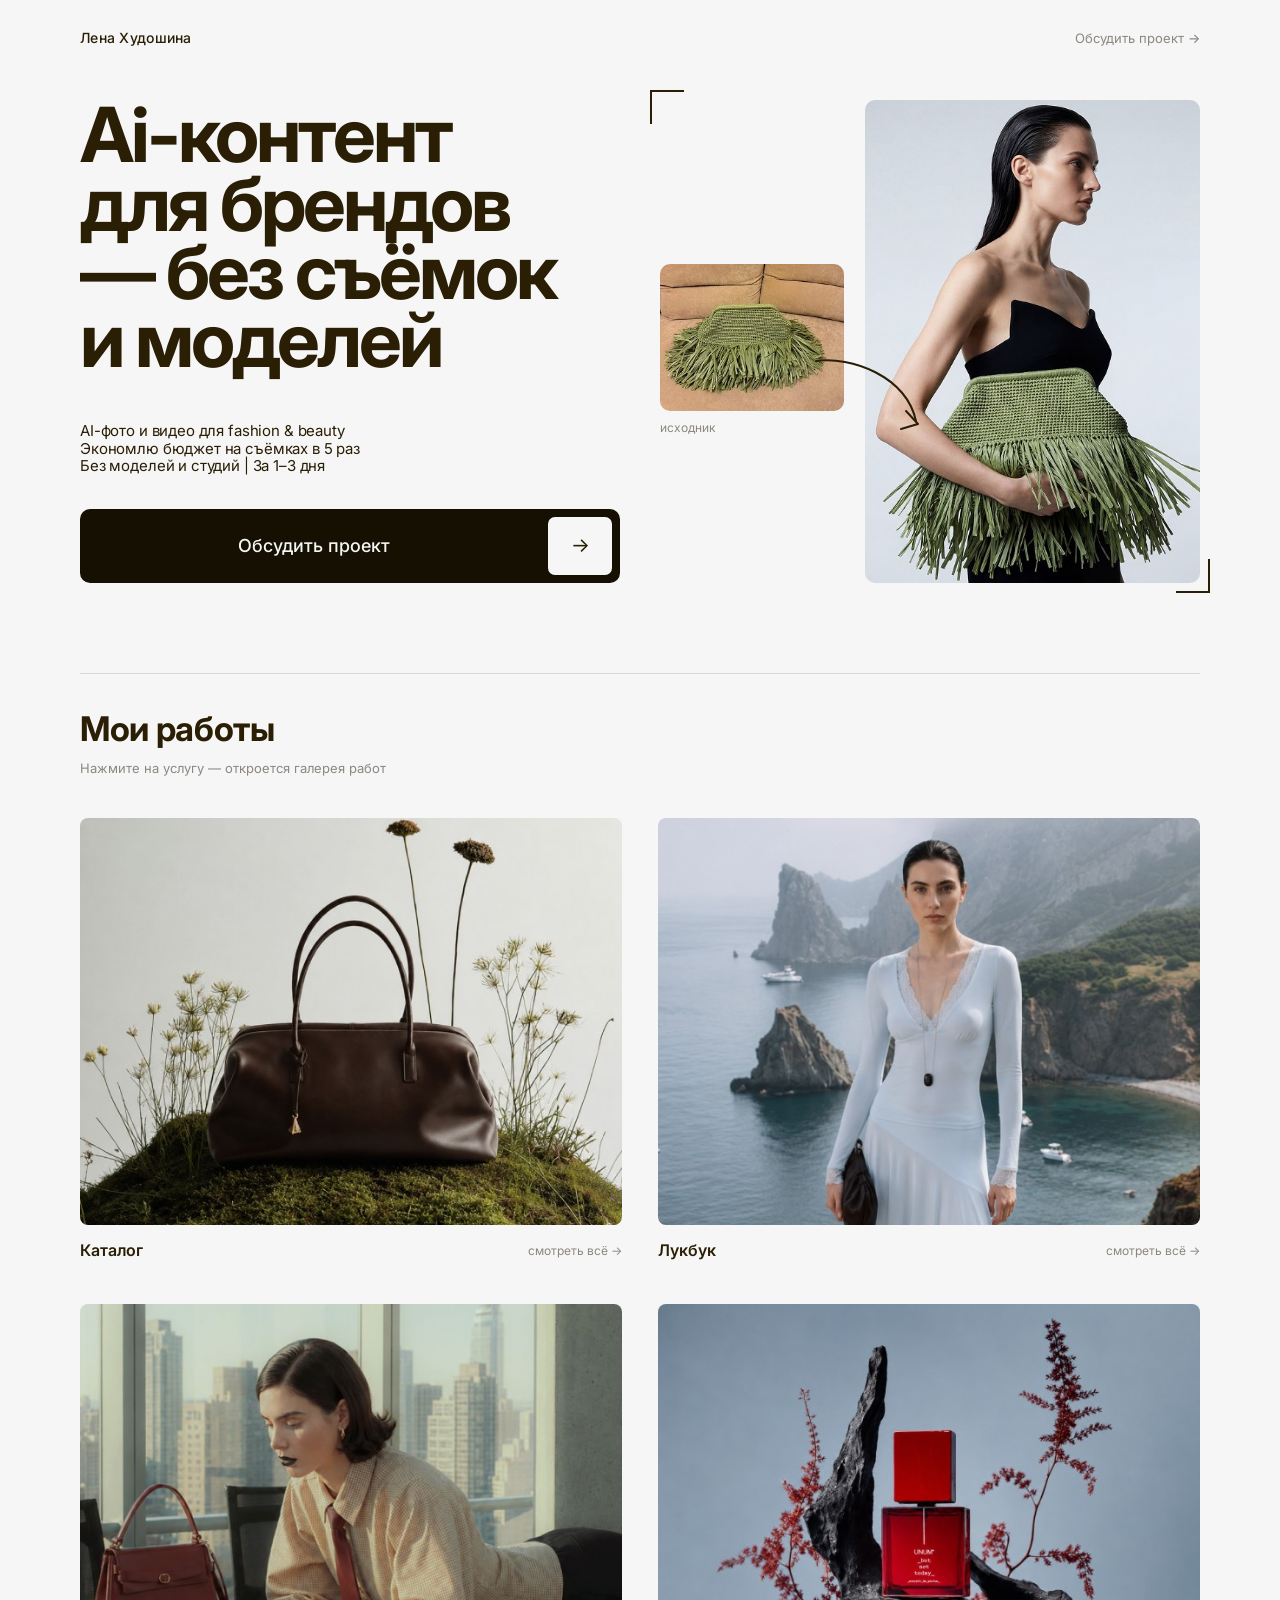
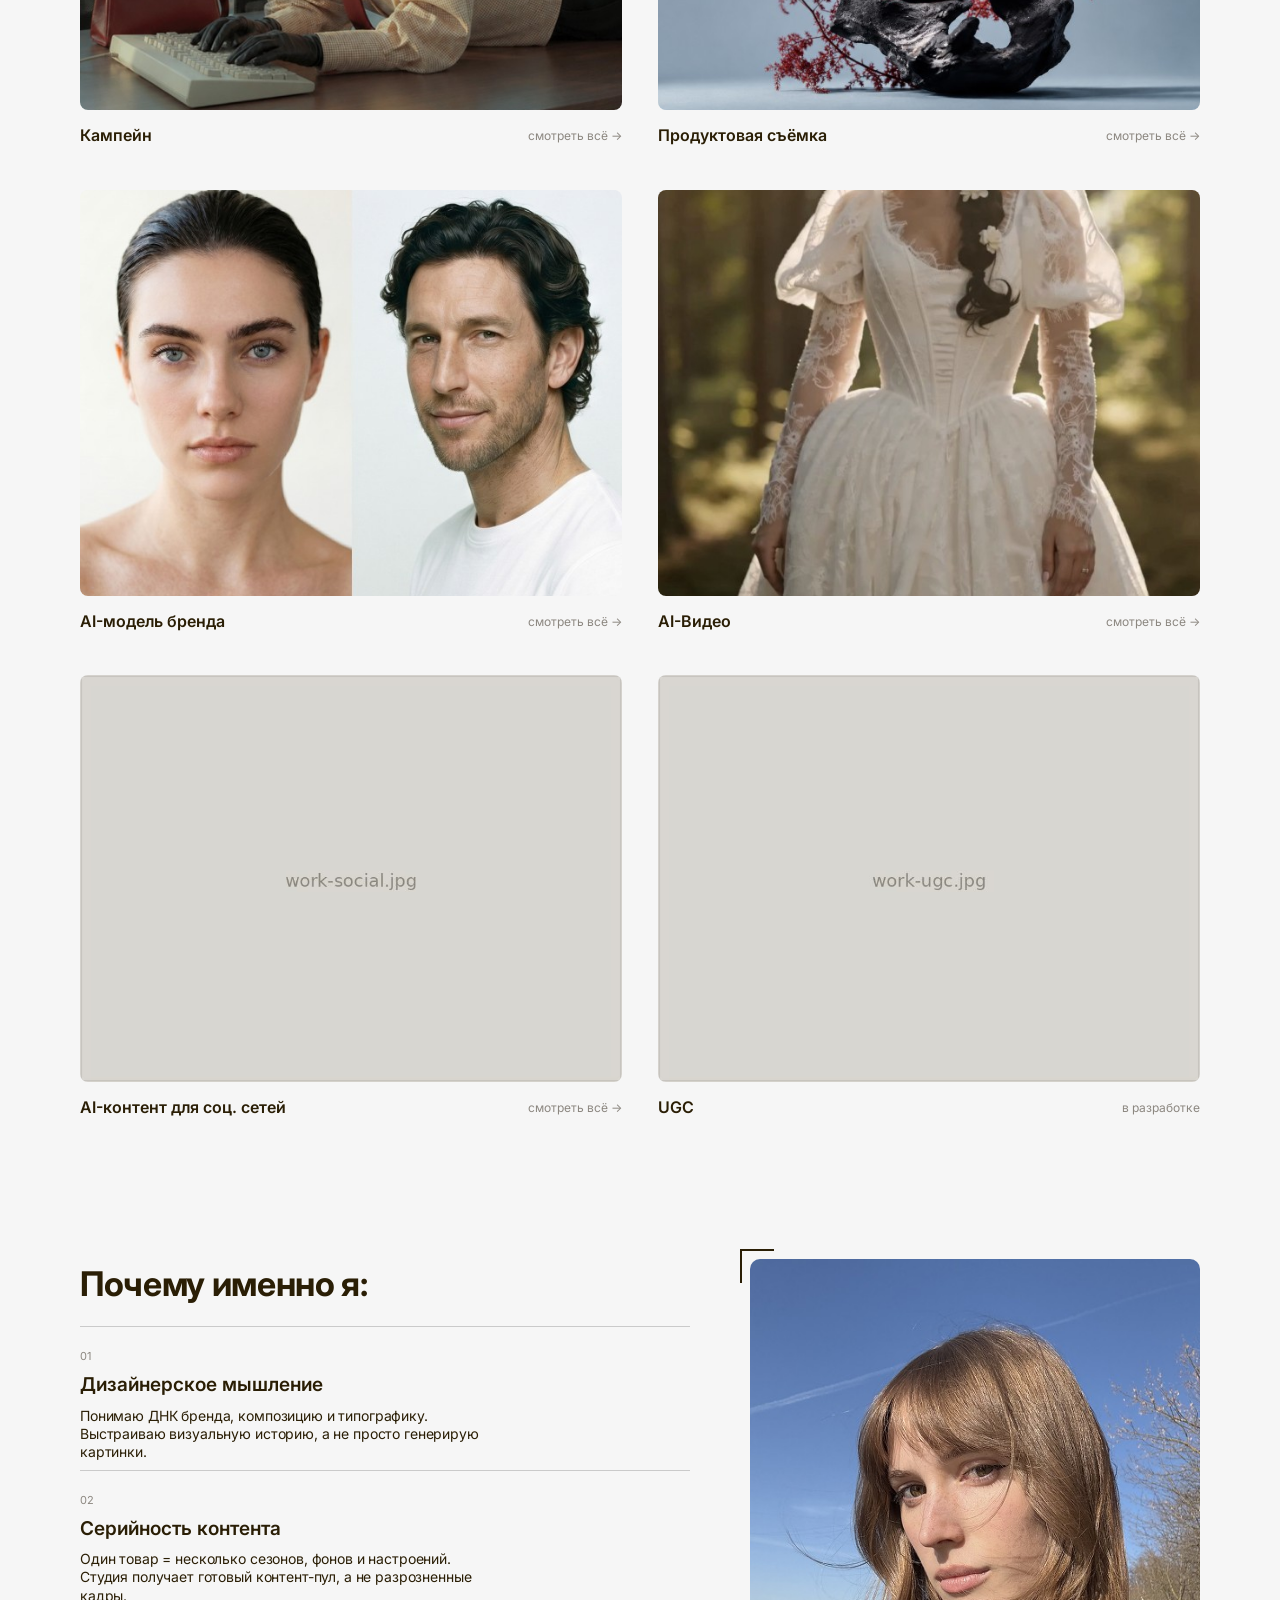
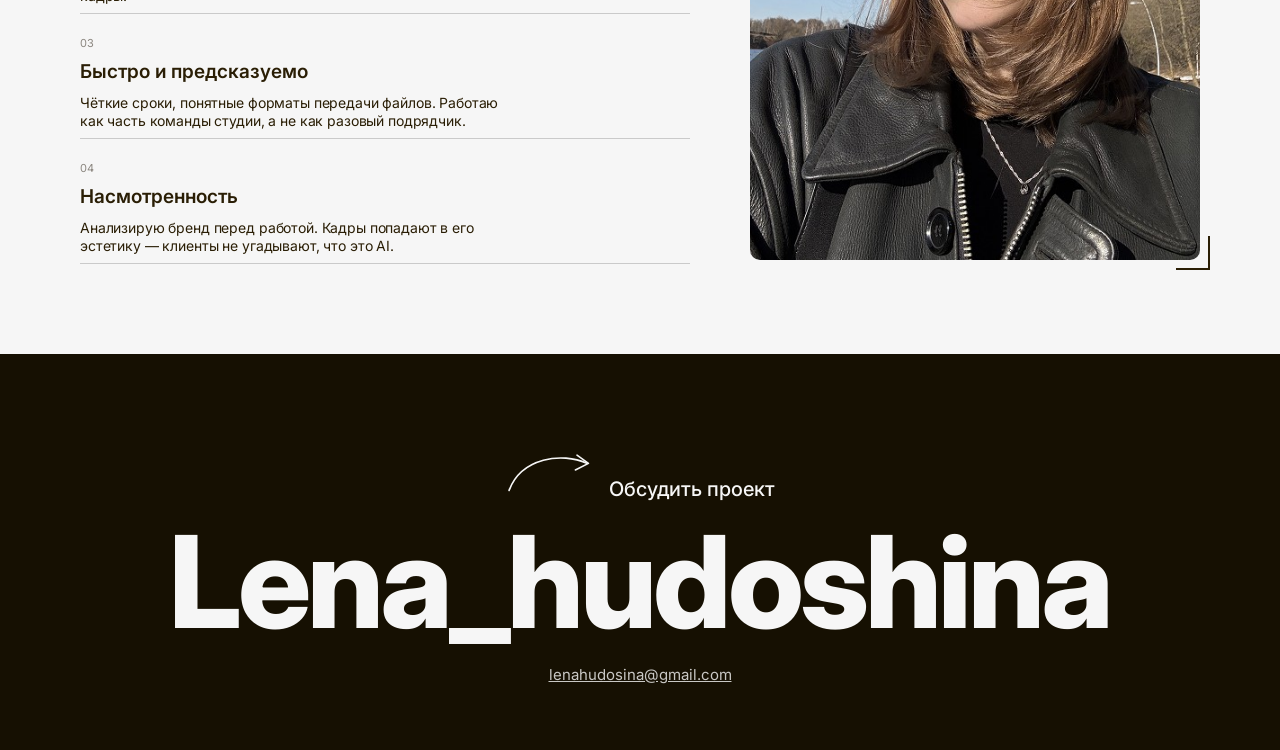
<file: index.html>
<!DOCTYPE html>
<html lang="ru">
<head>
<meta charset="UTF-8" />
<meta name="viewport" content="width=device-width, initial-scale=1.0" />
<title>Лена Худошина — AI-контент для брендов</title>
<meta name="description" content="AI-фото и видео для fashion & beauty брендов — без съёмок и моделей." />
<link rel="preconnect" href="https://fonts.googleapis.com" />
<link rel="preconnect" href="https://fonts.gstatic.com" crossorigin />
<link href="https://fonts.googleapis.com/css2?family=Inter:wght@400;500;600;700;800&display=swap" rel="stylesheet" />
<link rel="stylesheet" href="styles.css" />
</head>
<body>
<div class="wrap">

<!-- Header -->
<header class="site-header">
<div class="logo">Лена Худошина</div>
<a href="https://t.me/lena_hudoshinaa" target="_blank" rel="noopener" class="nav-link">Обсудить<span class="np"> проект</span> <span class="arr">→</span></a>
</header>

<!-- Hero -->
<section class="hero">
<h1 class="hero-title">Ai-контент<br />для брендов<br />— без съёмок<br />и моделей</h1>

<figure class="hero-media">
<span class="bracket bracket-tl"></span>
<span class="bracket bracket-br"></span>
<img class="hero-main" src="hero-main.jpg" alt="AI-фото модели" />
<figure class="source">
<img src="hero-source.jpg" alt="Исходник" />
<figcaption>исходник</figcaption>
</figure>
<svg class="hero-arrow" viewBox="0 0 120 90" fill="none" aria-hidden="true">
<path d="M5 10 C 40 5, 95 25, 105 70" stroke="currentColor" stroke-width="2" stroke-linecap="round"/>
<path d="M95 60 L107 73 L90 78" stroke="currentColor" stroke-width="2" stroke-linecap="round" stroke-linejoin="round"/>
</svg>
</figure>

<p class="hero-sub">
AI-фото и видео для fashion &amp; beauty<br />
Экономлю бюджет на съёмках в 5 раз<br />
Без моделей и студий | За 1–3 дня
</p>
<a href="https://t.me/lena_hudoshinaa" target="_blank" rel="noopener" class="btn"><span class="btn-label">Обсудить проект</span><span class="btn-arrow">→</span></a>
</section>

<!-- Works -->
<section class="works">
<h2 class="section-title">Мои работы</h2>
<p class="section-note">Нажмите на услугу — откроется галерея работ</p>

<div class="works-grid">
<article class="card"><a class="card-img" href="cases/catalog.html"><img src="work-catalog.jpg" alt="" /></a><div class="card-foot"><span class="card-name">Каталог</span><a href="cases/catalog.html" class="card-link">смотреть всё →</a></div></article>
<article class="card"><a class="card-img" href="cases/lookbook.html"><img src="work-lookbook.jpg" alt="" /></a><div class="card-foot"><span class="card-name">Лукбук</span><a href="cases/lookbook.html" class="card-link">смотреть всё →</a></div></article>
<article class="card"><a class="card-img" href="cases/campaign.html"><img src="work-campaign.jpg" alt="" /></a><div class="card-foot"><span class="card-name">Кампейн</span><a href="cases/campaign.html" class="card-link">смотреть всё →</a></div></article>
<article class="card"><a class="card-img" href="cases/product.html"><img src="work-product.jpg" alt="" /></a><div class="card-foot"><span class="card-name">Продуктовая съёмка</span><a href="cases/product.html" class="card-link">смотреть всё →</a></div></article>
<article class="card"><a class="card-img" href="cases/model.html"><img src="work-model.jpg" alt="" /></a><div class="card-foot"><span class="card-name">AI-модель бренда</span><a href="cases/model.html" class="card-link">смотреть всё →</a></div></article>
<article class="card"><a class="card-img" href="cases/video.html"><img src="work-video.jpg" alt="" /></a><div class="card-foot"><span class="card-name">AI-Видео</span><a href="cases/video.html" class="card-link">смотреть всё →</a></div></article>
<article class="card"><a class="card-img" href="cases/social.html"><img src="work-social.jpg" alt="" /></a><div class="card-foot"><span class="card-name">AI-контент для соц. сетей</span><a href="cases/social.html" class="card-link">смотреть всё →</a></div></article>
<article class="card"><a class="card-img" href="cases/ugc.html"><img src="work-ugc.jpg" alt="" /></a><div class="card-foot"><span class="card-name">UGC</span><a href="cases/ugc.html" class="card-link">в разработке</a></div></article>
</div>
</section>

<!-- Why me -->
<section class="why">
<div class="why-list">
<h2 class="section-title">Почему именно я:</h2>
<div class="reason">
<span class="num">01</span>
<h3>Дизайнерское мышление</h3>
<p>Понимаю ДНК бренда, композицию и типографику. Выстраиваю визуальную историю, а не просто генерирую картинки.</p>
</div>
<div class="reason">
<span class="num">02</span>
<h3>Серийность контента</h3>
<p>Один товар = несколько сезонов, фонов и настроений. Студия получает готовый контент-пул, а не разрозненные кадры.</p>
</div>
<div class="reason">
<span class="num">03</span>
<h3>Быстро и предсказуемо</h3>
<p>Чёткие сроки, понятные форматы передачи файлов. Работаю как часть команды студии, а не как разовый подрядчик.</p>
</div>
<div class="reason">
<span class="num">04</span>
<h3>Насмотренность</h3>
<p>Анализирую бренд перед работой. Кадры попадают в его эстетику — клиенты не угадывают, что это AI.</p>
</div>
</div>
<figure class="why-media">
<span class="bracket bracket-tl"></span>
<span class="bracket bracket-br"></span>
<img src="about-portrait.jpg" alt="Лена Худошина" />
</figure>
</section>

</div>

<!-- CTA / Footer (full-bleed) -->
<footer class="cta" id="cta">
<div class="cta-inner">
<div class="cta-top">
<svg class="cta-arrow" viewBox="0 0 110 70" fill="none" aria-hidden="true">
<path d="M5 55 C 20 15, 70 8, 100 22" stroke="currentColor" stroke-width="2" stroke-linecap="round"/>
<path d="M88 12 L102 22 L86 30" stroke="currentColor" stroke-width="2" stroke-linecap="round" stroke-linejoin="round"/>
</svg>
<a href="https://t.me/lena_hudoshinaa" target="_blank" rel="noopener" class="cta-text">Обсудить проект</a>
</div>
<div class="wordmark">Lena_hudoshina</div>
<a href="mailto:lenahudosina@gmail.com" class="cta-mail">lenahudosina@gmail.com</a>
</div>
</footer>
</body>
</html>
</file>
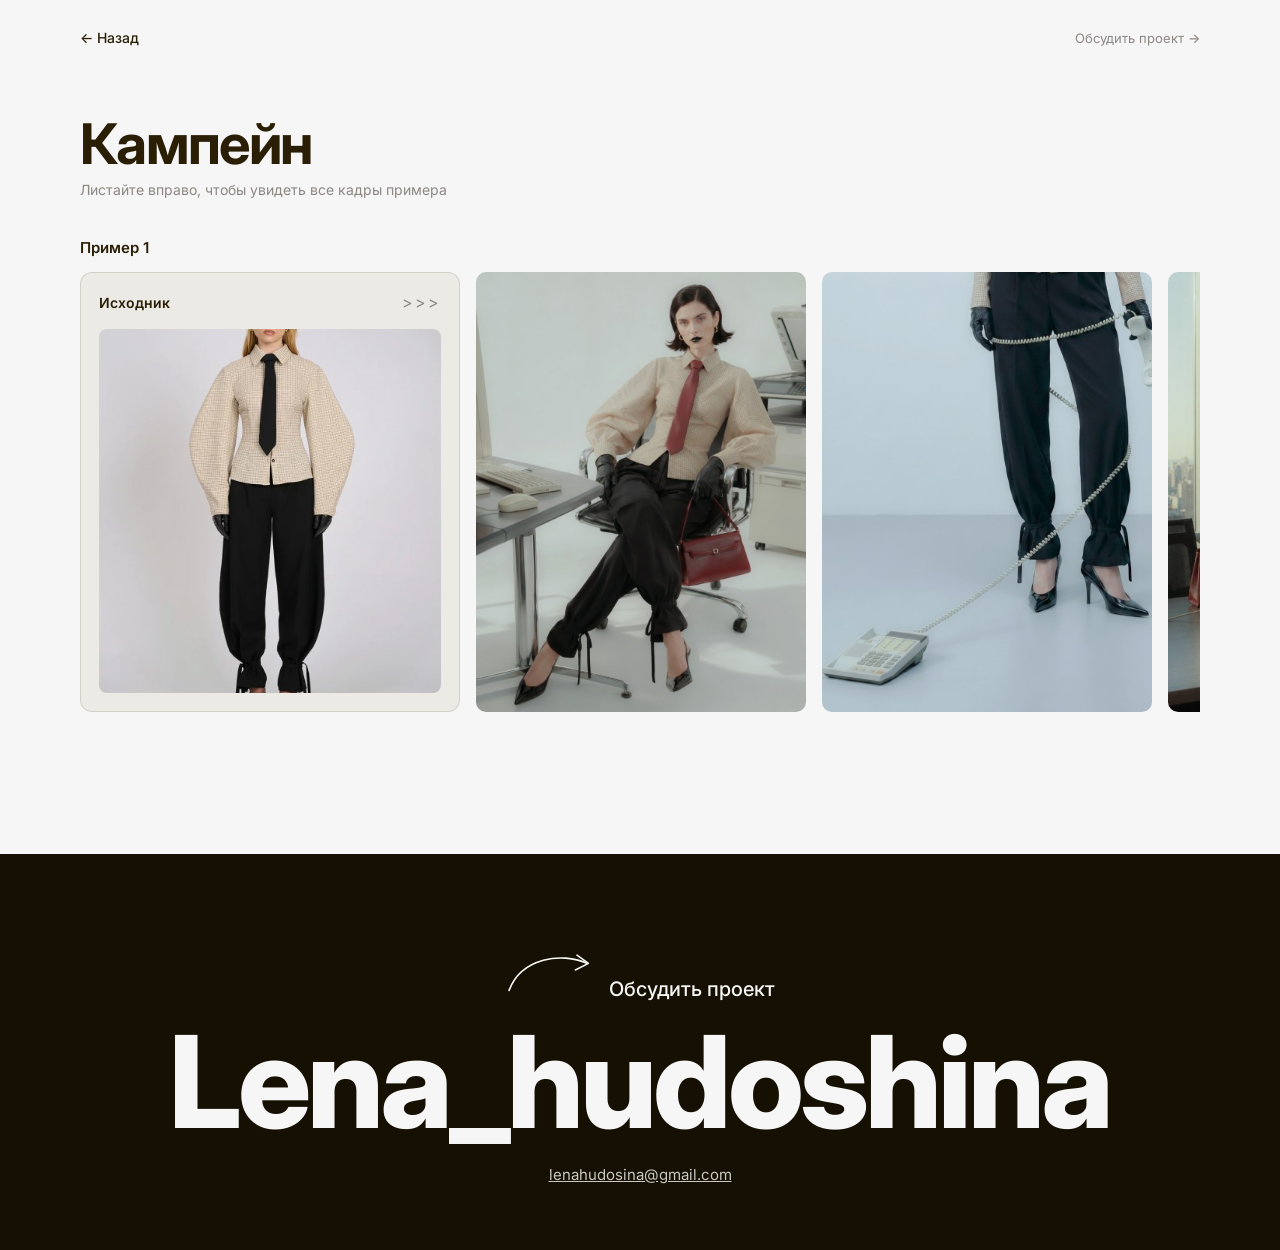
<file: cases/campaign.html>
<!DOCTYPE html>
<html lang="ru">
<head>
<meta charset="UTF-8" />
<meta name="viewport" content="width=device-width, initial-scale=1.0" />
<title>Имиджевый Кампейн — Лена Худошина</title>
<link rel="preconnect" href="https://fonts.googleapis.com" />
<link rel="preconnect" href="https://fonts.gstatic.com" crossorigin />
<link href="https://fonts.googleapis.com/css2?family=Inter:wght@400;500;600;700;800&display=swap" rel="stylesheet" />
<link rel="stylesheet" href="../styles.css" />
</head>
<body>
<div class="wrap">
<header class="site-header">
<a class="back" href="../index.html">← Назад</a>
<a href="https://t.me/lena_hudoshinaa" target="_blank" rel="noopener" class="nav-link">Обсудить<span class="np"> проект</span> <span class="arr">→</span></a>
</header>

<section class="case">
<h1 class="case-title">Кампейн</h1>
<p class="case-sub">Листайте вправо, чтобы увидеть все кадры примера</p>

<div class="example">
<p class="example-name">Пример 1</p>
<div class="scroll-row">
<div class="preview-card">
<div class="pv-top"><span class="pv-label">Исходник</span><span class="pv-hint">&gt;&gt;&gt;</span></div>
<div class="pv-img"><img src="../ex1-source.jpg" alt="" /></div>
</div>
<div class="shot"><img src="../ex1-1.jpg" alt="" /></div>
<div class="shot"><img src="../ex1-2.jpg" alt="" /></div>
<div class="shot"><img src="../ex1-3.jpg" alt="" /></div>
<div class="shot"><img src="../ex1-4.jpg" alt="" /></div>
<div class="shot"><img src="../ex1-5.jpg" alt="" /></div>
<div class="shot"><img src="../ex1-6.jpg" alt="" /></div>
</div>
</div>
</section>
</div>

<footer class="cta" id="cta">
<div class="cta-inner">
<div class="cta-top">
<svg class="cta-arrow" viewBox="0 0 110 70" fill="none" aria-hidden="true">
<path d="M5 55 C 20 15, 70 8, 100 22" stroke="currentColor" stroke-width="2" stroke-linecap="round"/>
<path d="M88 12 L102 22 L86 30" stroke="currentColor" stroke-width="2" stroke-linecap="round" stroke-linejoin="round"/>
</svg>
<a href="https://t.me/lena_hudoshinaa" target="_blank" rel="noopener" class="cta-text">Обсудить проект</a>
</div>
<div class="wordmark">Lena_hudoshina</div>
<a href="mailto:lenahudosina@gmail.com" class="cta-mail">lenahudosina@gmail.com</a>
</div>
</footer>
</body>
</html>
</file>
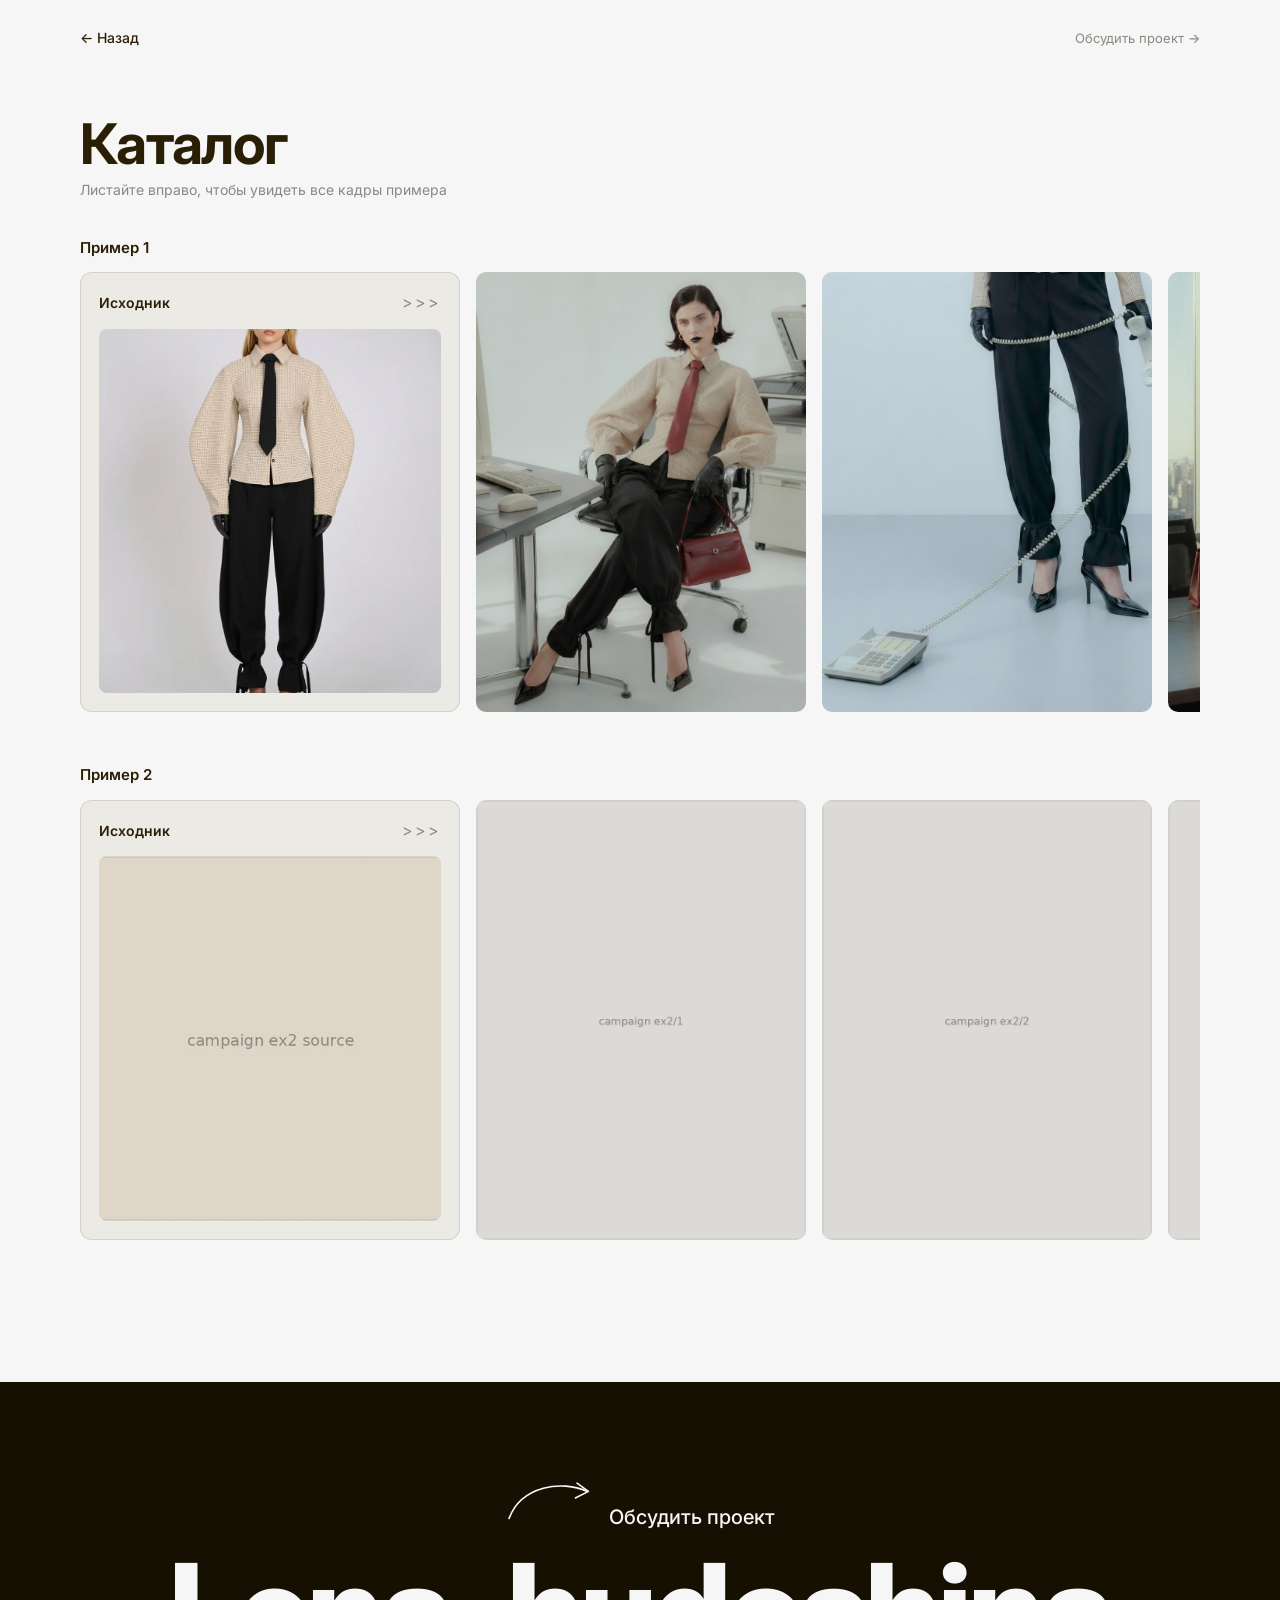
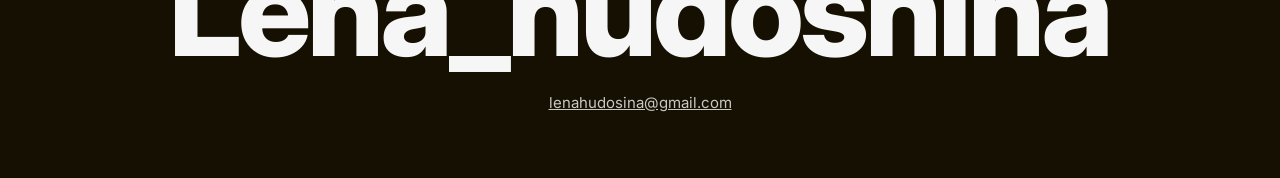
<file: cases/catalog.html>
<!DOCTYPE html>
<html lang="ru">
<head>
<meta charset="UTF-8" />
<meta name="viewport" content="width=device-width, initial-scale=1.0" />
<title>Базовый AI-Каталог — Лена Худошина</title>
<link rel="preconnect" href="https://fonts.googleapis.com" />
<link rel="preconnect" href="https://fonts.gstatic.com" crossorigin />
<link href="https://fonts.googleapis.com/css2?family=Inter:wght@400;500;600;700;800&display=swap" rel="stylesheet" />
<link rel="stylesheet" href="../styles.css" />
</head>
<body>
<div class="wrap">
<header class="site-header">
<a class="back" href="../index.html">← Назад</a>
<a href="https://t.me/lena_hudoshinaa" target="_blank" rel="noopener" class="nav-link">Обсудить<span class="np"> проект</span> <span class="arr">→</span></a>
</header>

<section class="case">
<h1 class="case-title">Каталог</h1>
<p class="case-sub">Листайте вправо, чтобы увидеть все кадры примера</p>

<div class="example">
<p class="example-name">Пример 1</p>
<div class="scroll-row">
<div class="preview-card">
<div class="pv-top"><span class="pv-label">Исходник</span><span class="pv-hint">&gt;&gt;&gt;</span></div>
<div class="pv-img"><img src="../ex1-source.jpg" alt="" /></div>
</div>
<div class="shot"><img src="../ex1-1.jpg" alt="" /></div>
<div class="shot"><img src="../ex1-2.jpg" alt="" /></div>
<div class="shot"><img src="../ex1-3.jpg" alt="" /></div>
<div class="shot"><img src="../ex1-4.jpg" alt="" /></div>
<div class="shot"><img src="../ex1-5.jpg" alt="" /></div>
</div>
</div>

<div class="example">
<p class="example-name">Пример 2</p>
<div class="scroll-row">
<div class="preview-card">
<div class="pv-top"><span class="pv-label">Исходник</span><span class="pv-hint">&gt;&gt;&gt;</span></div>
<div class="pv-img"><img src="../ex2-source.jpg" alt="" /></div>
</div>
<div class="shot"><img src="../ex2-1.jpg" alt="" /></div>
<div class="shot"><img src="../ex2-2.jpg" alt="" /></div>
<div class="shot"><img src="../ex2-3.jpg" alt="" /></div>
<div class="shot"><img src="../ex2-4.jpg" alt="" /></div>
<div class="shot"><img src="../ex2-5.jpg" alt="" /></div>
</div>
</div>
</section>
</div>

<footer class="cta" id="cta">
<div class="cta-inner">
<div class="cta-top">
<svg class="cta-arrow" viewBox="0 0 110 70" fill="none" aria-hidden="true">
<path d="M5 55 C 20 15, 70 8, 100 22" stroke="currentColor" stroke-width="2" stroke-linecap="round"/>
<path d="M88 12 L102 22 L86 30" stroke="currentColor" stroke-width="2" stroke-linecap="round" stroke-linejoin="round"/>
</svg>
<a href="https://t.me/lena_hudoshinaa" target="_blank" rel="noopener" class="cta-text">Обсудить проект</a>
</div>
<div class="wordmark">Lena_hudoshina</div>
<a href="mailto:lenahudosina@gmail.com" class="cta-mail">lenahudosina@gmail.com</a>
</div>
</footer>
</body>
</html>
</file>
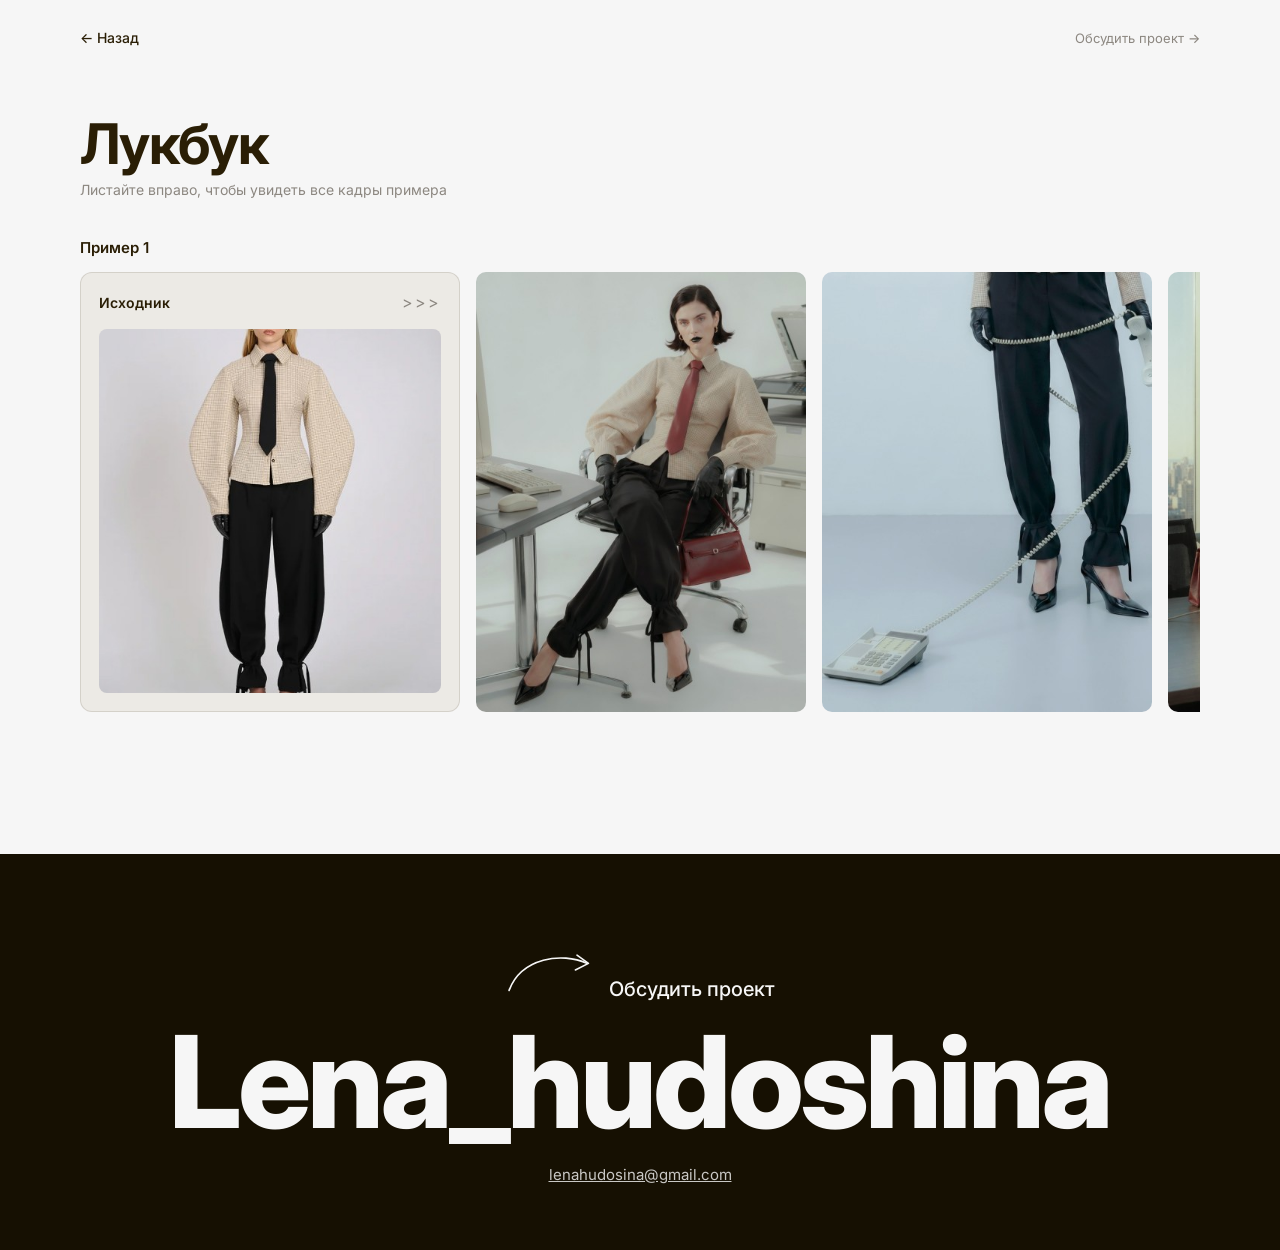
<file: cases/lookbook.html>
<!DOCTYPE html>
<html lang="ru">
<head>
<meta charset="UTF-8" />
<meta name="viewport" content="width=device-width, initial-scale=1.0" />
<title>Стилизованный Лукбук — Лена Худошина</title>
<link rel="preconnect" href="https://fonts.googleapis.com" />
<link rel="preconnect" href="https://fonts.gstatic.com" crossorigin />
<link href="https://fonts.googleapis.com/css2?family=Inter:wght@400;500;600;700;800&display=swap" rel="stylesheet" />
<link rel="stylesheet" href="../styles.css" />
</head>
<body>
<div class="wrap">
<header class="site-header">
<a class="back" href="../index.html">← Назад</a>
<a href="https://t.me/lena_hudoshinaa" target="_blank" rel="noopener" class="nav-link">Обсудить<span class="np"> проект</span> <span class="arr">→</span></a>
</header>

<section class="case">
<h1 class="case-title">Лукбук</h1>
<p class="case-sub">Листайте вправо, чтобы увидеть все кадры примера</p>

<div class="example">
<p class="example-name">Пример 1</p>
<div class="scroll-row">
<div class="preview-card">
<div class="pv-top"><span class="pv-label">Исходник</span><span class="pv-hint">&gt;&gt;&gt;</span></div>
<div class="pv-img"><img src="../ex1-source.jpg" alt="" /></div>
</div>
<div class="shot"><img src="../ex1-1.jpg" alt="" /></div>
<div class="shot"><img src="../ex1-2.jpg" alt="" /></div>
<div class="shot"><img src="../ex1-3.jpg" alt="" /></div>
</div>
</div>
</section>
</div>

<footer class="cta" id="cta">
<div class="cta-inner">
<div class="cta-top">
<svg class="cta-arrow" viewBox="0 0 110 70" fill="none" aria-hidden="true">
<path d="M5 55 C 20 15, 70 8, 100 22" stroke="currentColor" stroke-width="2" stroke-linecap="round"/>
<path d="M88 12 L102 22 L86 30" stroke="currentColor" stroke-width="2" stroke-linecap="round" stroke-linejoin="round"/>
</svg>
<a href="https://t.me/lena_hudoshinaa" target="_blank" rel="noopener" class="cta-text">Обсудить проект</a>
</div>
<div class="wordmark">Lena_hudoshina</div>
<a href="mailto:lenahudosina@gmail.com" class="cta-mail">lenahudosina@gmail.com</a>
</div>
</footer>
</body>
</html>
</file>
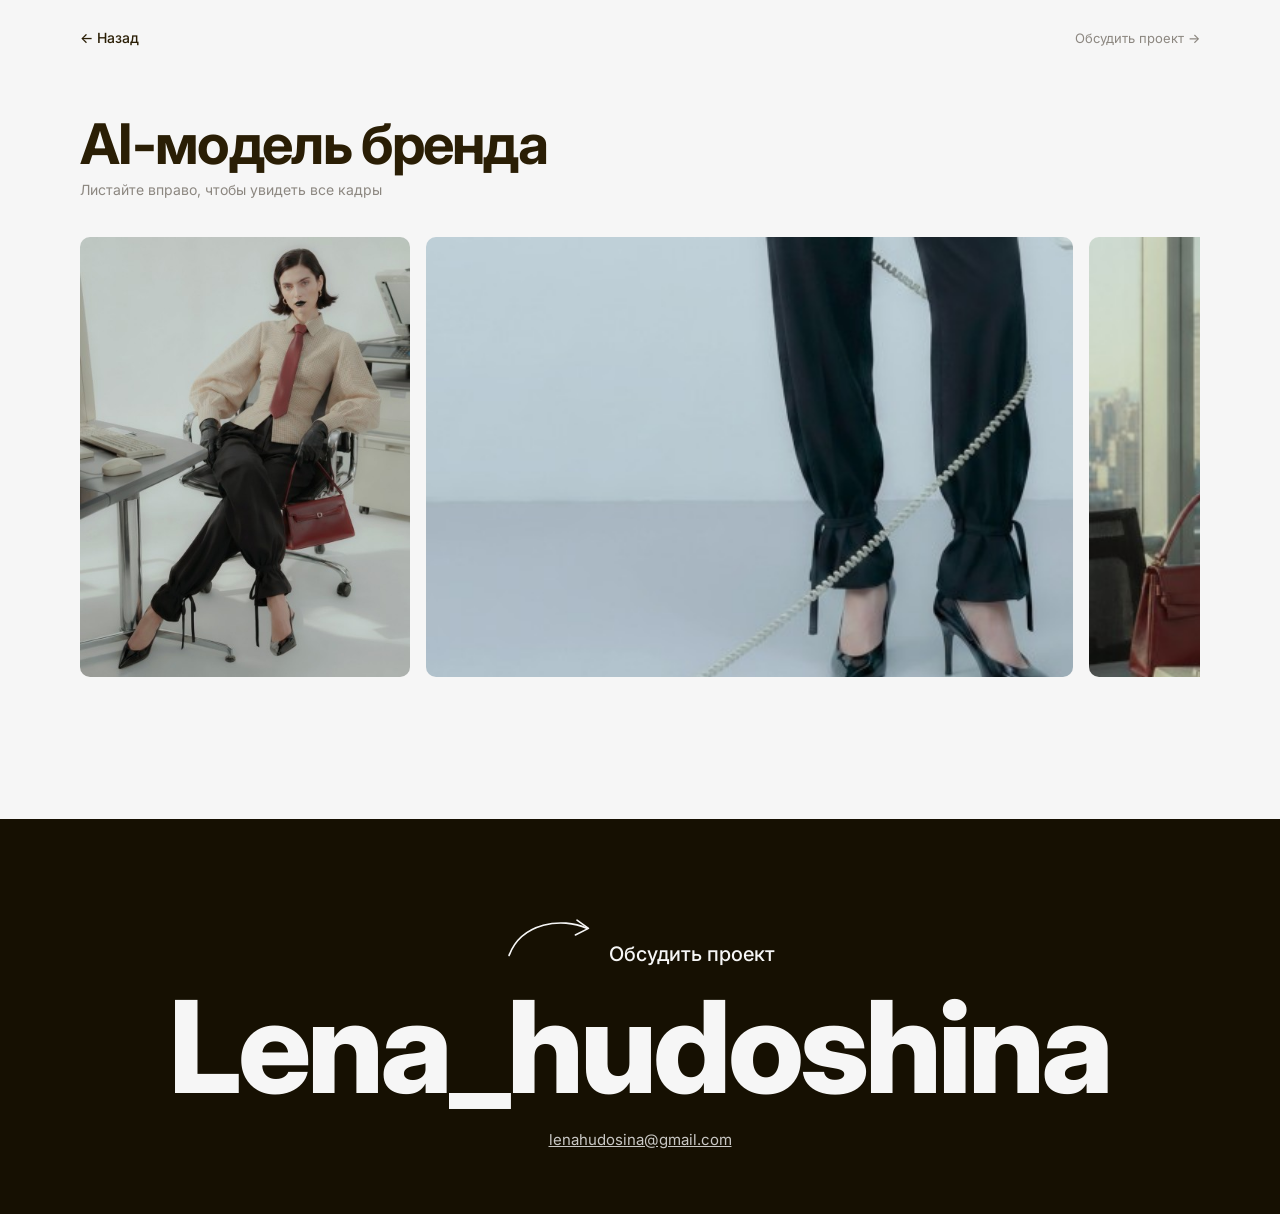
<file: cases/model.html>
<!DOCTYPE html>
<html lang="ru">
<head>
<meta charset="UTF-8" />
<meta name="viewport" content="width=device-width, initial-scale=1.0" />
<title>AI-модель бренда — Лена Худошина</title>
<link rel="preconnect" href="https://fonts.googleapis.com" />
<link rel="preconnect" href="https://fonts.gstatic.com" crossorigin />
<link href="https://fonts.googleapis.com/css2?family=Inter:wght@400;500;600;700;800&display=swap" rel="stylesheet" />
<link rel="stylesheet" href="../styles.css" />
</head>
<body>
<div class="wrap">
<header class="site-header">
<a class="back" href="../index.html">← Назад</a>
<a href="https://t.me/lena_hudoshinaa" target="_blank" rel="noopener" class="nav-link">Обсудить<span class="np"> проект</span> <span class="arr">→</span></a>
</header>

<section class="case">
<h1 class="case-title">AI-модель бренда</h1>
<p class="case-sub">Листайте вправо, чтобы увидеть все кадры</p>

<div class="example">
<div class="scroll-row">
<div class="shot"><img src="../ex1-1.jpg" alt="" /></div>
<div class="shot wide"><img src="../ex1-2.jpg" alt="" /></div>
<div class="shot wide"><img src="../ex1-3.jpg" alt="" /></div>
</div>
</div>
</section>
</div>

<footer class="cta" id="cta">
<div class="cta-inner">
<div class="cta-top">
<svg class="cta-arrow" viewBox="0 0 110 70" fill="none" aria-hidden="true">
<path d="M5 55 C 20 15, 70 8, 100 22" stroke="currentColor" stroke-width="2" stroke-linecap="round"/>
<path d="M88 12 L102 22 L86 30" stroke="currentColor" stroke-width="2" stroke-linecap="round" stroke-linejoin="round"/>
</svg>
<a href="https://t.me/lena_hudoshinaa" target="_blank" rel="noopener" class="cta-text">Обсудить проект</a>
</div>
<div class="wordmark">Lena_hudoshina</div>
<a href="mailto:lenahudosina@gmail.com" class="cta-mail">lenahudosina@gmail.com</a>
</div>
</footer>
</body>
</html>
</file>
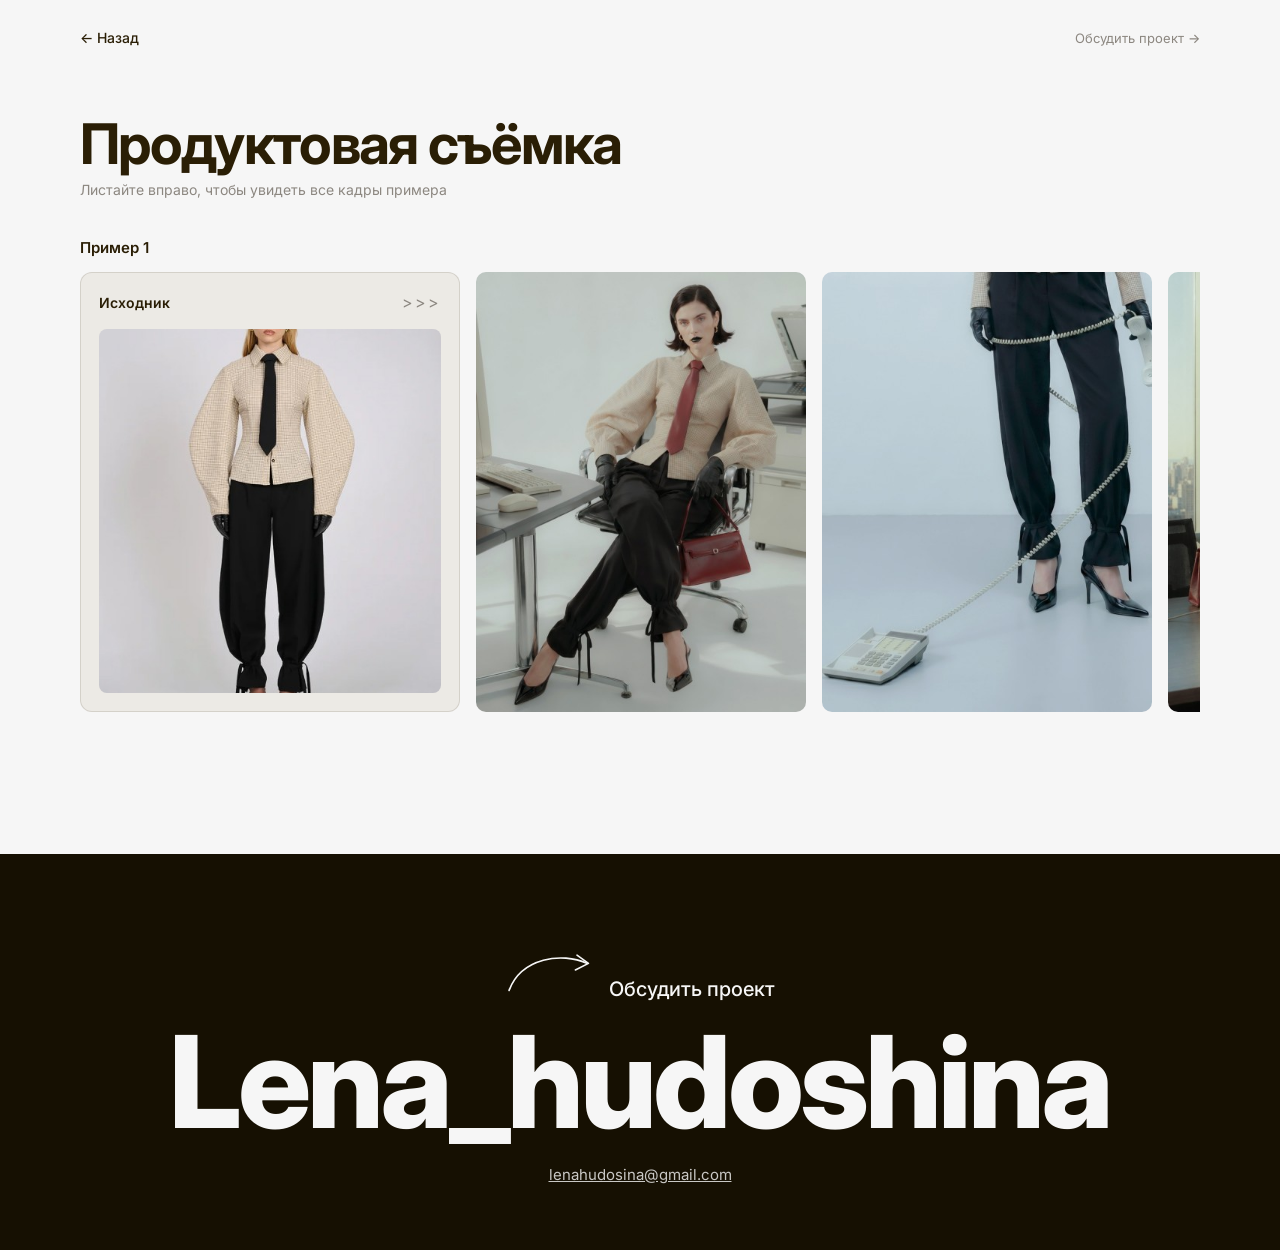
<file: cases/product.html>
<!DOCTYPE html>
<html lang="ru">
<head>
<meta charset="UTF-8" />
<meta name="viewport" content="width=device-width, initial-scale=1.0" />
<title>Продуктовая съёмка — Лена Худошина</title>
<link rel="preconnect" href="https://fonts.googleapis.com" />
<link rel="preconnect" href="https://fonts.gstatic.com" crossorigin />
<link href="https://fonts.googleapis.com/css2?family=Inter:wght@400;500;600;700;800&display=swap" rel="stylesheet" />
<link rel="stylesheet" href="../styles.css" />
</head>
<body>
<div class="wrap">
<header class="site-header">
<a class="back" href="../index.html">← Назад</a>
<a href="https://t.me/lena_hudoshinaa" target="_blank" rel="noopener" class="nav-link">Обсудить<span class="np"> проект</span> <span class="arr">→</span></a>
</header>

<section class="case">
<h1 class="case-title">Продуктовая съёмка</h1>
<p class="case-sub">Листайте вправо, чтобы увидеть все кадры примера</p>

<div class="example">
<p class="example-name">Пример 1</p>
<div class="scroll-row">
<div class="preview-card">
<div class="pv-top"><span class="pv-label">Исходник</span><span class="pv-hint">&gt;&gt;&gt;</span></div>
<div class="pv-img"><img src="../ex1-source.jpg" alt="" /></div>
</div>
<div class="shot"><img src="../ex1-1.jpg" alt="" /></div>
<div class="shot"><img src="../ex1-2.jpg" alt="" /></div>
<div class="shot"><img src="../ex1-3.jpg" alt="" /></div>
</div>
</div>
</section>
</div>

<footer class="cta" id="cta">
<div class="cta-inner">
<div class="cta-top">
<svg class="cta-arrow" viewBox="0 0 110 70" fill="none" aria-hidden="true">
<path d="M5 55 C 20 15, 70 8, 100 22" stroke="currentColor" stroke-width="2" stroke-linecap="round"/>
<path d="M88 12 L102 22 L86 30" stroke="currentColor" stroke-width="2" stroke-linecap="round" stroke-linejoin="round"/>
</svg>
<a href="https://t.me/lena_hudoshinaa" target="_blank" rel="noopener" class="cta-text">Обсудить проект</a>
</div>
<div class="wordmark">Lena_hudoshina</div>
<a href="mailto:lenahudosina@gmail.com" class="cta-mail">lenahudosina@gmail.com</a>
</div>
</footer>
</body>
</html>
</file>
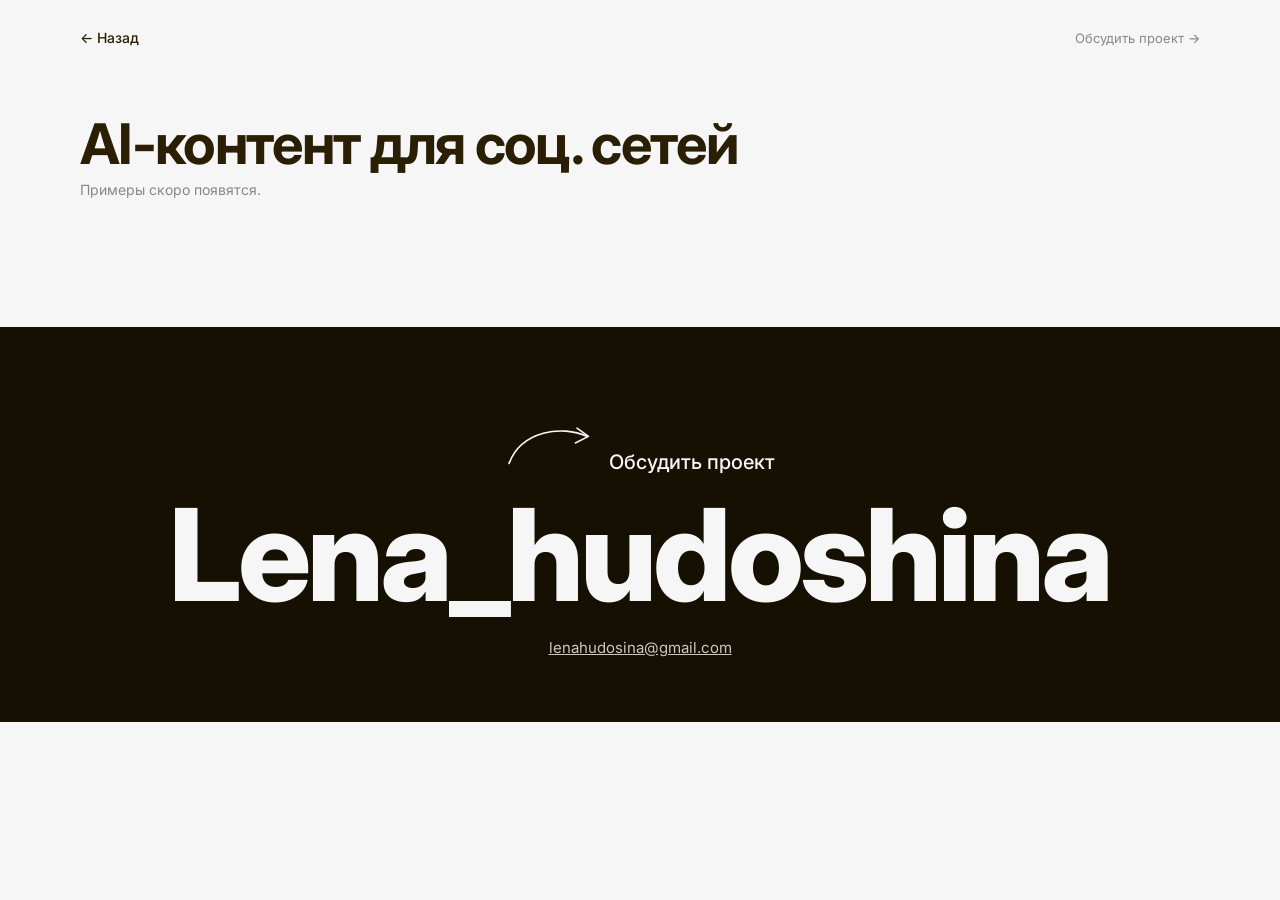
<file: cases/social.html>
<!DOCTYPE html>
<html lang="ru">
<head>
  <meta charset="UTF-8" />
  <meta name="viewport" content="width=device-width, initial-scale=1.0" />
  <title>AI-контент для соц. сетей — Лена Худошина</title>
  <link rel="preconnect" href="https://fonts.googleapis.com" />
  <link rel="preconnect" href="https://fonts.gstatic.com" crossorigin />
  <link href="https://fonts.googleapis.com/css2?family=Inter:wght@400;500;600;700;800&display=swap" rel="stylesheet" />
  <link rel="stylesheet" href="../styles.css" />
</head>
<body>
  <div class="wrap">
    <header class="site-header">
      <a class="back" href="../index.html">← Назад</a>
      <a href="https://t.me/lena_hudoshinaa" target="_blank" rel="noopener" class="nav-link">Обсудить<span class="np"> проект</span> <span class="arr">→</span></a>
    </header>

    <section class="case">
      <h1 class="case-title">AI-контент для соц. сетей</h1>
      <p class="case-sub">Примеры скоро появятся.</p>
    </section>
  </div>

  <footer class="cta" id="cta">
    <div class="cta-inner">
      <div class="cta-top">
        <svg class="cta-arrow" viewBox="0 0 110 70" fill="none" aria-hidden="true">
          <path d="M5 55 C 20 15, 70 8, 100 22" stroke="currentColor" stroke-width="2" stroke-linecap="round"/>
          <path d="M88 12 L102 22 L86 30" stroke="currentColor" stroke-width="2" stroke-linecap="round" stroke-linejoin="round"/>
        </svg>
        <a href="https://t.me/lena_hudoshinaa" target="_blank" rel="noopener" class="cta-text">Обсудить проект</a>
      </div>
      <div class="wordmark">Lena_hudoshina</div>
      <a href="mailto:lenahudosina@gmail.com" class="cta-mail">lenahudosina@gmail.com</a>
    </div>
  </footer>
</body>
</html>
</file>
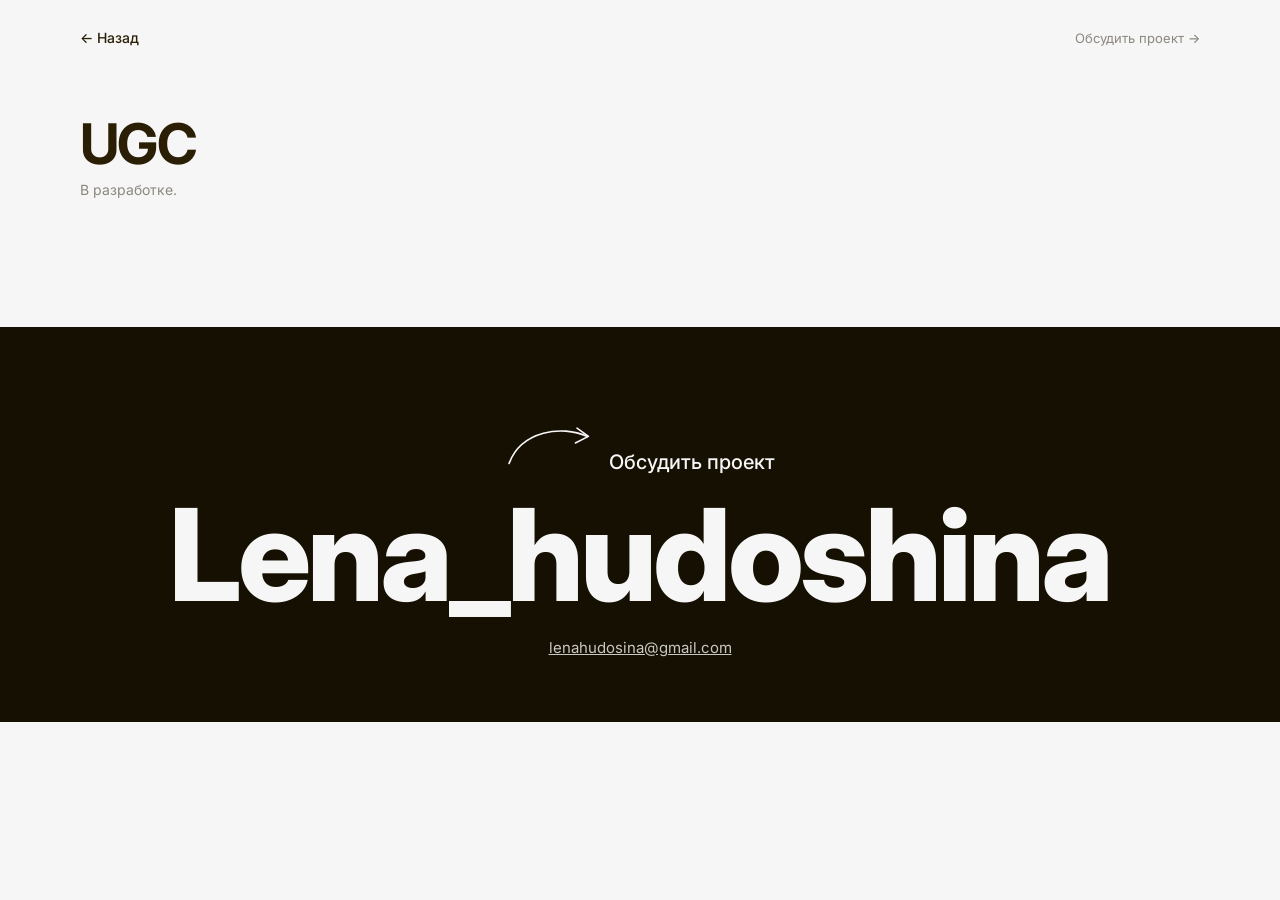
<file: cases/ugc.html>
<!DOCTYPE html>
<html lang="ru">
<head>
  <meta charset="UTF-8" />
  <meta name="viewport" content="width=device-width, initial-scale=1.0" />
  <title>UGC — Лена Худошина</title>
  <link rel="preconnect" href="https://fonts.googleapis.com" />
  <link rel="preconnect" href="https://fonts.gstatic.com" crossorigin />
  <link href="https://fonts.googleapis.com/css2?family=Inter:wght@400;500;600;700;800&display=swap" rel="stylesheet" />
  <link rel="stylesheet" href="../styles.css" />
</head>
<body>
  <div class="wrap">
    <header class="site-header">
      <a class="back" href="../index.html">← Назад</a>
      <a href="https://t.me/lena_hudoshinaa" target="_blank" rel="noopener" class="nav-link">Обсудить<span class="np"> проект</span> <span class="arr">→</span></a>
    </header>

    <section class="case">
      <h1 class="case-title">UGC</h1>
      <p class="case-sub">В разработке.</p>
    </section>
  </div>

  <footer class="cta" id="cta">
    <div class="cta-inner">
      <div class="cta-top">
        <svg class="cta-arrow" viewBox="0 0 110 70" fill="none" aria-hidden="true">
          <path d="M5 55 C 20 15, 70 8, 100 22" stroke="currentColor" stroke-width="2" stroke-linecap="round"/>
          <path d="M88 12 L102 22 L86 30" stroke="currentColor" stroke-width="2" stroke-linecap="round" stroke-linejoin="round"/>
        </svg>
        <a href="https://t.me/lena_hudoshinaa" target="_blank" rel="noopener" class="cta-text">Обсудить проект</a>
      </div>
      <div class="wordmark">Lena_hudoshina</div>
      <a href="mailto:lenahudosina@gmail.com" class="cta-mail">lenahudosina@gmail.com</a>
    </div>
  </footer>
</body>
</html>
</file>
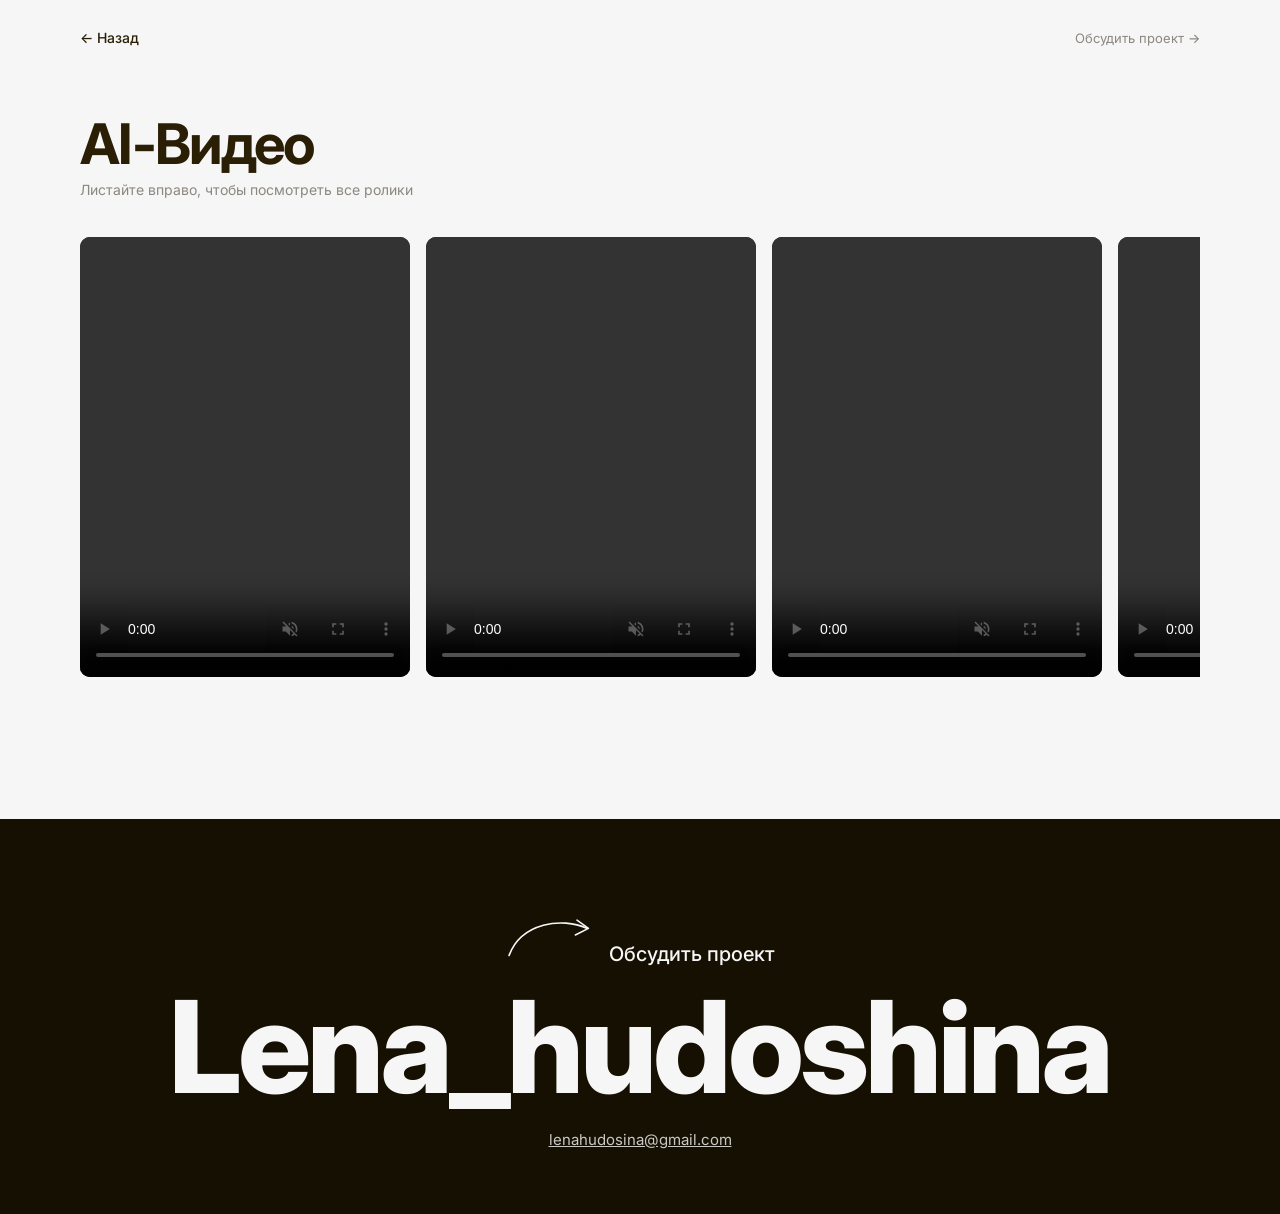
<file: cases/video.html>
<!DOCTYPE html>
<html lang="ru">
<head>
<meta charset="UTF-8" />
<meta name="viewport" content="width=device-width, initial-scale=1.0" />
<title>AI-Видео — Лена Худошина</title>
<link rel="preconnect" href="https://fonts.googleapis.com" />
<link rel="preconnect" href="https://fonts.gstatic.com" crossorigin />
<link href="https://fonts.googleapis.com/css2?family=Inter:wght@400;500;600;700;800&display=swap" rel="stylesheet" />
<link rel="stylesheet" href="../styles.css" />
</head>
<body>
<div class="wrap">
<header class="site-header">
<a class="back" href="../index.html">← Назад</a>
<a href="https://t.me/lena_hudoshinaa" target="_blank" rel="noopener" class="nav-link">Обсудить<span class="np"> проект</span> <span class="arr">→</span></a>
</header>

<section class="case">
<h1 class="case-title">AI-Видео</h1>
<p class="case-sub">Листайте вправо, чтобы посмотреть все ролики</p>

<div class="example">
<div class="scroll-row">
<div class="shot"><video controls muted playsinline preload="metadata"><source src="../videos/v1.mp4" type="video/mp4" /></video></div>
<div class="shot"><video controls muted playsinline preload="metadata"><source src="../videos/v2.mp4" type="video/mp4" /></video></div>
<div class="shot"><video controls muted playsinline preload="metadata"><source src="../videos/v3.mp4" type="video/mp4" /></video></div>
<div class="shot"><video controls muted playsinline preload="metadata"><source src="../videos/v4.mp4" type="video/mp4" /></video></div>
<div class="shot"><video controls muted playsinline preload="metadata"><source src="../videos/v5.mp4" type="video/mp4" /></video></div>
<div class="shot"><video controls muted playsinline preload="metadata"><source src="../videos/v6.mp4" type="video/mp4" /></video></div>
<div class="shot"><video controls muted playsinline preload="metadata"><source src="../videos/v7.mp4" type="video/mp4" /></video></div>
</div>
</div>
</section>
</div>

<footer class="cta" id="cta">
<div class="cta-inner">
<div class="cta-top">
<svg class="cta-arrow" viewBox="0 0 110 70" fill="none" aria-hidden="true">
<path d="M5 55 C 20 15, 70 8, 100 22" stroke="currentColor" stroke-width="2" stroke-linecap="round"/>
<path d="M88 12 L102 22 L86 30" stroke="currentColor" stroke-width="2" stroke-linecap="round" stroke-linejoin="round"/>
</svg>
<a href="https://t.me/lena_hudoshinaa" target="_blank" rel="noopener" class="cta-text">Обсудить проект</a>
</div>
<div class="wordmark">Lena_hudoshina</div>
<a href="mailto:lenahudosina@gmail.com" class="cta-mail">lenahudosina@gmail.com</a>
</div>
</footer>
</body>
</html>
</file>
<file: styles.css>
:root{
  --bg:#F6F6F6;
  --ink:#2A1E05;
  --muted:#8C8780;
  --accent:#161002;
  --cream:#F6F6F6;
  --ph:#DCDAD7;
  --ph2:#CECCC9;
  --maxw:1200px;
}

*{box-sizing:border-box;margin:0;padding:0;}
html{scroll-behavior:smooth;}
body{
  background:var(--bg);
  color:var(--ink);
  font-family:"Inter",-apple-system,BlinkMacSystemFont,"Segoe UI",Helvetica,Arial,sans-serif;
  -webkit-font-smoothing:antialiased;
  line-height:1.45;
}
img{display:block;width:100%;height:100%;object-fit:cover;}
a{color:inherit;text-decoration:none;}
.arr{font-weight:500;}

.wrap{max-width:var(--maxw);margin:0 auto;padding:0 40px;}

/* Header */
.site-header{
  display:flex;justify-content:space-between;align-items:center;
  padding:28px 0;font-size:14px;
}
.logo{font-weight:500;letter-spacing:.02em;}
.nav-link{font-size:13px;color:var(--muted);}

/* Hero */
.hero{
  display:grid;grid-template-columns:1fr 1fr;gap:0 40px;
  grid-template-areas:
    "title media"
    "sub   media"
    "btn   media";
  grid-template-rows:auto auto 1fr;
  align-items:start;padding:24px 0 90px;
}
.hero-title{
  grid-area:title;
  font-size:clamp(40px,6vw,76px);
  font-weight:700;line-height:.9;letter-spacing:-.04em;
  margin-bottom:48px;
}
.hero-media{grid-area:media;}
.hero-sub{
  grid-area:sub;
  font-size:15px;color:var(--ink);margin-bottom:34px;line-height:1.18;letter-spacing:-.01em;
}
.btn{grid-area:btn;align-self:start;}
.btn{
  display:flex;align-items:stretch;gap:8px;
  background:var(--accent);
  padding:8px;border-radius:10px;min-width:340px;
}
.btn-label{
  flex:1;display:flex;align-items:center;justify-content:center;
  color:var(--cream);font-size:18px;font-weight:500;padding:16px;
}
.btn-arrow{
  flex:0 0 auto;width:64px;
  display:flex;align-items:center;justify-content:center;
  background:var(--cream);color:var(--ink);
  font-size:20px;border-radius:7px;
}

.hero-media{position:relative;align-self:stretch;min-height:420px;}
.hero-main{
  position:absolute;right:0;top:0;width:62%;height:100%;
  border-radius:10px;
}
.source{
  position:absolute;left:0;top:34%;width:34%;
}
.source img{aspect-ratio:5/4;border-radius:10px;}
.source figcaption{font-size:12px;color:var(--muted);margin-top:8px;}
.hero-arrow{
  position:absolute;left:28%;top:52%;width:120px;height:90px;color:var(--ink);
}

/* decorative corner brackets */
.bracket{position:absolute;width:34px;height:34px;pointer-events:none;}
.bracket-tr{right:-10px;top:-10px;border-top:2px solid var(--ink);border-right:2px solid var(--ink);}
.bracket-bl{left:-10px;bottom:-10px;border-bottom:2px solid var(--ink);border-left:2px solid var(--ink);}
.bracket-tl{left:-10px;top:-10px;border-top:2px solid var(--ink);border-left:2px solid var(--ink);}
.bracket-br{right:-10px;bottom:-10px;border-bottom:2px solid var(--ink);border-right:2px solid var(--ink);}

/* Section heads */
.section-title{font-size:clamp(26px,3vw,34px);font-weight:700;letter-spacing:-.01em;}
.section-note{font-size:13px;color:var(--muted);margin-top:6px;}

/* Works */
.works{padding:30px 0 80px;border-top:1px solid rgba(0,0,0,.12);}
.works-grid{
  display:grid;grid-template-columns:1fr 1fr;gap:42px 36px;margin-top:40px;
}
.card-img{display:block;width:100%;aspect-ratio:4/3;background:var(--ph);border-radius:8px;overflow:hidden;}
.card:nth-child(even) .card-img{background:var(--ph2);}
.card-foot{display:flex;justify-content:space-between;align-items:center;margin-top:14px;}
.card-name{font-size:16px;font-weight:600;}
.card-link{font-size:12px;color:var(--muted);}

/* Why */
.why{
  display:grid;grid-template-columns:1.15fr .85fr;gap:60px;
  padding:60px 0 90px;align-items:start;
}
.why-list .section-title{margin-bottom:0;padding-bottom:18px;border-bottom:1px solid rgba(0,0,0,.18);}
.reason{padding:22px 0 8px;border-bottom:1px solid rgba(0,0,0,.18);}
.reason .num{font-size:11px;color:var(--muted);display:block;margin-bottom:6px;}
.reason h3{font-size:19px;font-weight:600;margin-bottom:8px;}
.reason p{font-size:14px;color:var(--ink);max-width:420px;line-height:1.31;letter-spacing:-.01em;}
.why-media{position:relative;}
.why-media img{aspect-ratio:3/4;border-radius:10px;}

/* CTA / footer — full bleed */
.cta{
  background:var(--accent);color:var(--cream);
  width:100%;padding:90px 0 64px;
}
.cta-inner{max-width:var(--maxw);margin:0 auto;padding:0 40px;text-align:center;}
.cta-top{display:flex;align-items:flex-end;justify-content:center;gap:14px;}
.cta-arrow{width:90px;height:60px;color:var(--cream);}
.cta-text{font-size:20px;font-weight:500;}
.wordmark{
  font-size:clamp(40px,11vw,128px);font-weight:800;letter-spacing:-.03em;
  line-height:1;margin-top:14px;white-space:nowrap;text-align:center;
}
.cta-mail{
  display:block;text-align:center;margin-top:18px;
  font-size:15px;color:var(--cream);opacity:.8;text-decoration:underline;
}

/* ===== Case pages ===== */
.back{font-size:14px;color:var(--ink);font-weight:500;}
.case{padding:24px 0 90px;}
.case-title{
  font-size:clamp(34px,5vw,56px);font-weight:700;letter-spacing:-.03em;
  line-height:1;margin:16px 0 8px;
}
.case-sub{font-size:14px;color:var(--muted);margin-bottom:36px;}

/* example = horizontal-scroll row; rows stack vertically */
.example{margin-bottom:40px;}
.example-name{font-size:15px;font-weight:600;margin-bottom:14px;}
.scroll-row{
  display:flex;gap:16px;overflow-x:auto;padding-bottom:12px;
  scroll-snap-type:x mandatory;-webkit-overflow-scrolling:touch;
  scrollbar-width:thin;
}
.scroll-row > *{flex:0 0 auto;scroll-snap-align:start;}
.scroll-row .shot{
  height:440px;aspect-ratio:3/4;background:var(--ph);
  border-radius:10px;overflow:hidden;
}
.scroll-row .shot:nth-child(even){background:var(--ph2);}
.scroll-row .shot.wide{aspect-ratio:864/588;}
.scroll-row .shot video{width:100%;height:100%;object-fit:cover;display:block;background:#000;}
.preview-card{
  position:relative;height:440px;width:380px;
  background:#ECEAE5;border:1px solid rgba(42,30,5,.12);
  border-radius:12px;padding:18px;display:flex;flex-direction:column;
}
.preview-card .pv-top{display:flex;justify-content:space-between;align-items:center;margin-bottom:14px;}
.preview-card .pv-label{font-size:14px;font-weight:600;color:var(--ink);}
.preview-card .pv-hint{font-size:16px;color:var(--muted);letter-spacing:2px;}
.preview-card .pv-img{flex:1;border-radius:8px;overflow:hidden;}
.case-actions{
  display:flex;align-items:center;gap:16px;margin-top:48px;flex-wrap:wrap;
}
.btn-ghost{
  display:inline-flex;align-items:center;gap:8px;
  border:1px solid rgba(42,30,5,.35);border-radius:10px;
  padding:18px 26px;font-size:16px;font-weight:500;color:var(--ink);
}
.case-actions .btn{min-width:300px;}

@media(max-width:760px){
  .case{padding:8px 0 56px;}
  .scroll-row .shot{height:340px;}
  .preview-card{height:340px;width:280px;padding:14px;}
  .case-actions{flex-direction:column;align-items:stretch;}
  .btn-ghost{justify-content:center;}
  .case-actions .btn{min-width:0;width:100%;}
}

/* Mobile — 1:1 with Figma (390px frame) */
@media(max-width:760px){
  .wrap{padding:0 24px;}
  .nav-link .np{display:none;}
  .nav-link{font-size:13px;}

  /* hero: title -> photo -> text -> button (DOM order) */
  .hero{display:flex;flex-direction:column;gap:0;padding:0 0 56px;}
  .hero-title{font-size:44px;line-height:.88;letter-spacing:-.055em;margin:0 0 28px;}
  /* hero composition — exact proportions from Figma (390px frame) */
  .hero-media{position:relative;width:100%;aspect-ratio:342/300;min-height:0;height:auto;margin-bottom:24px;}
  .hero-main{position:absolute;right:0;top:0;left:auto;width:68%;height:92%;border-radius:8px;}
  .source{position:absolute;left:0;top:38%;width:33%;}
  .source img{aspect-ratio:112/95;border-radius:8px;}
  .hero-arrow{left:26%;top:58%;width:64px;height:48px;}
  .hero-sub{margin:0 0 28px;font-size:15px;}
  .btn{min-width:0;width:100%;}

  .works{padding:24px 0 56px;}
  .works-grid{grid-template-columns:1fr;gap:30px;margin-top:24px;}
  .card-img{aspect-ratio:342/300;}
  .section-title{font-size:32px;}

  .why{grid-template-columns:1fr;gap:0;padding:40px 0 40px;}
  .why-media{max-width:none;margin-top:40px;}
  .why-media img{aspect-ratio:341/426;}

  .cta{padding:56px 0 44px;}
  .cta-inner{padding:0 16px;}
  .cta-arrow{width:60px;height:42px;}
  .cta-text{font-size:18px;}
  .wordmark{font-size:11vw;}
}
</file>
